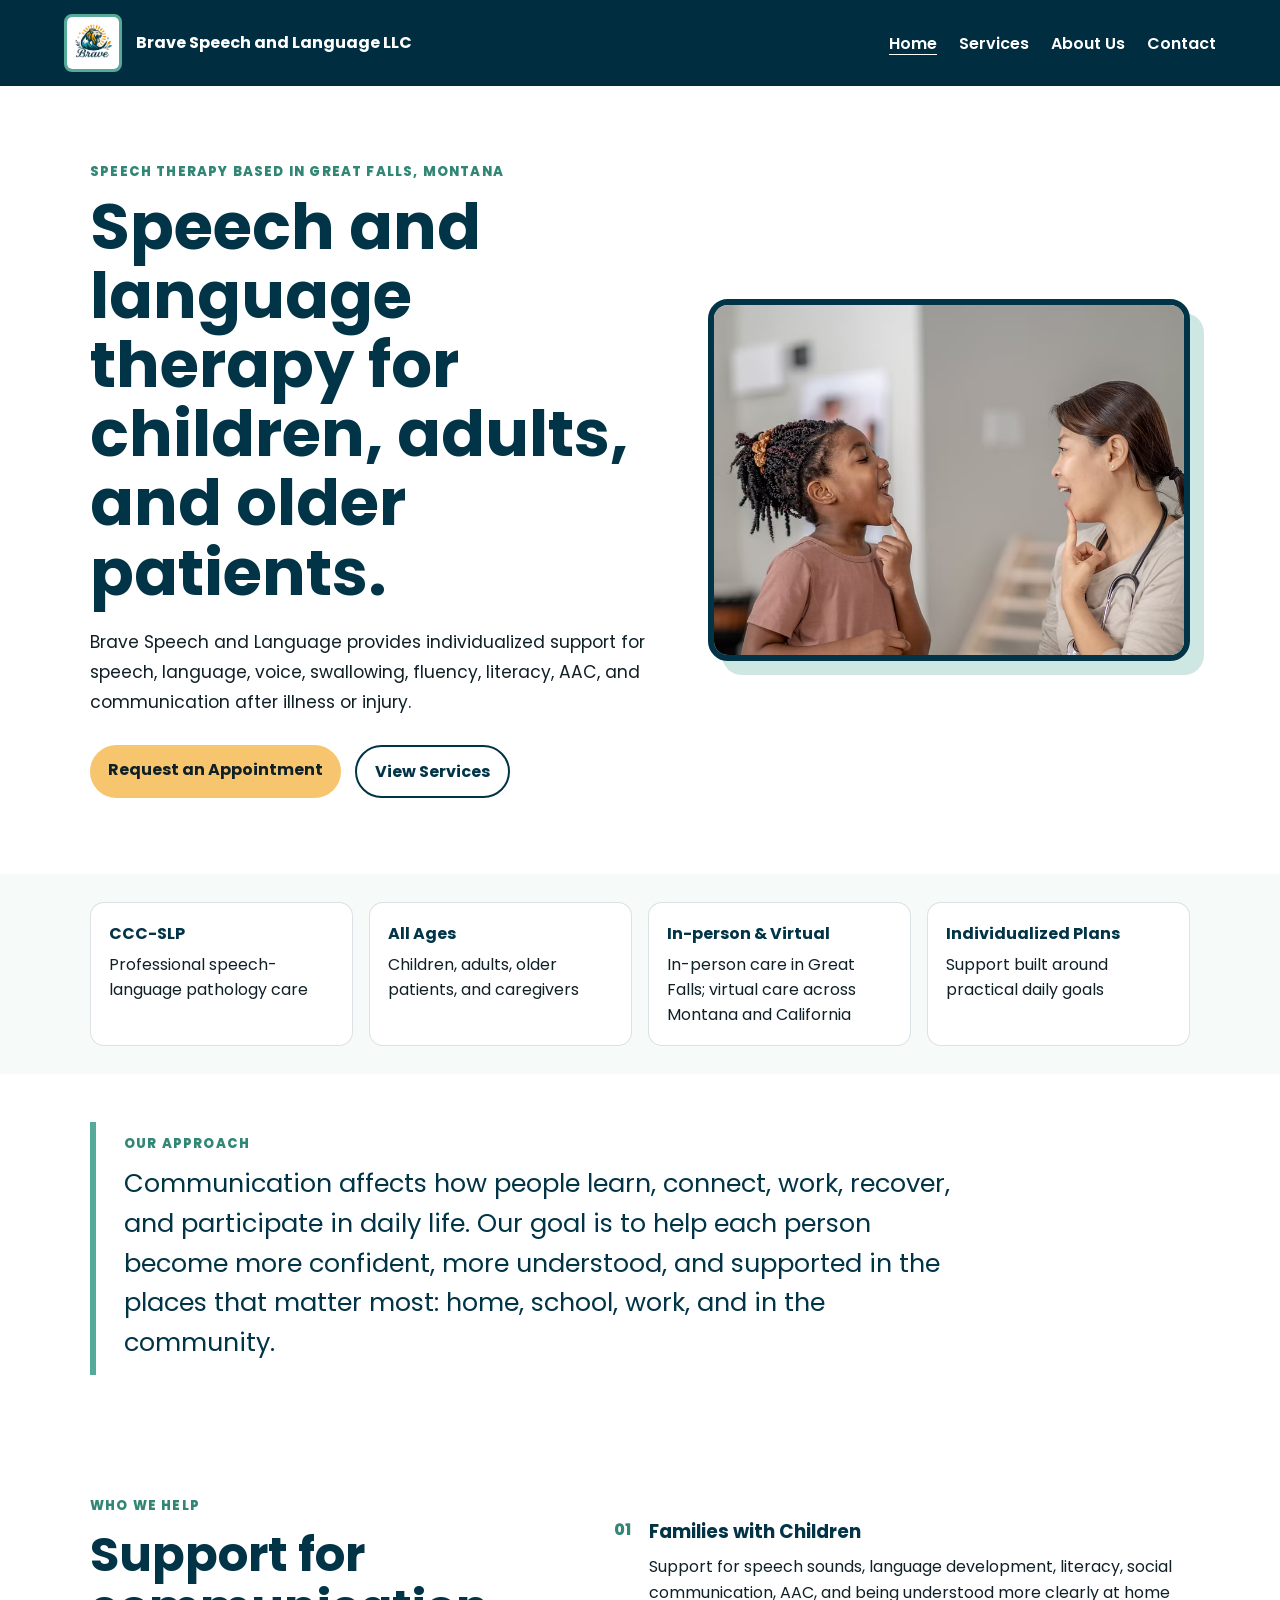
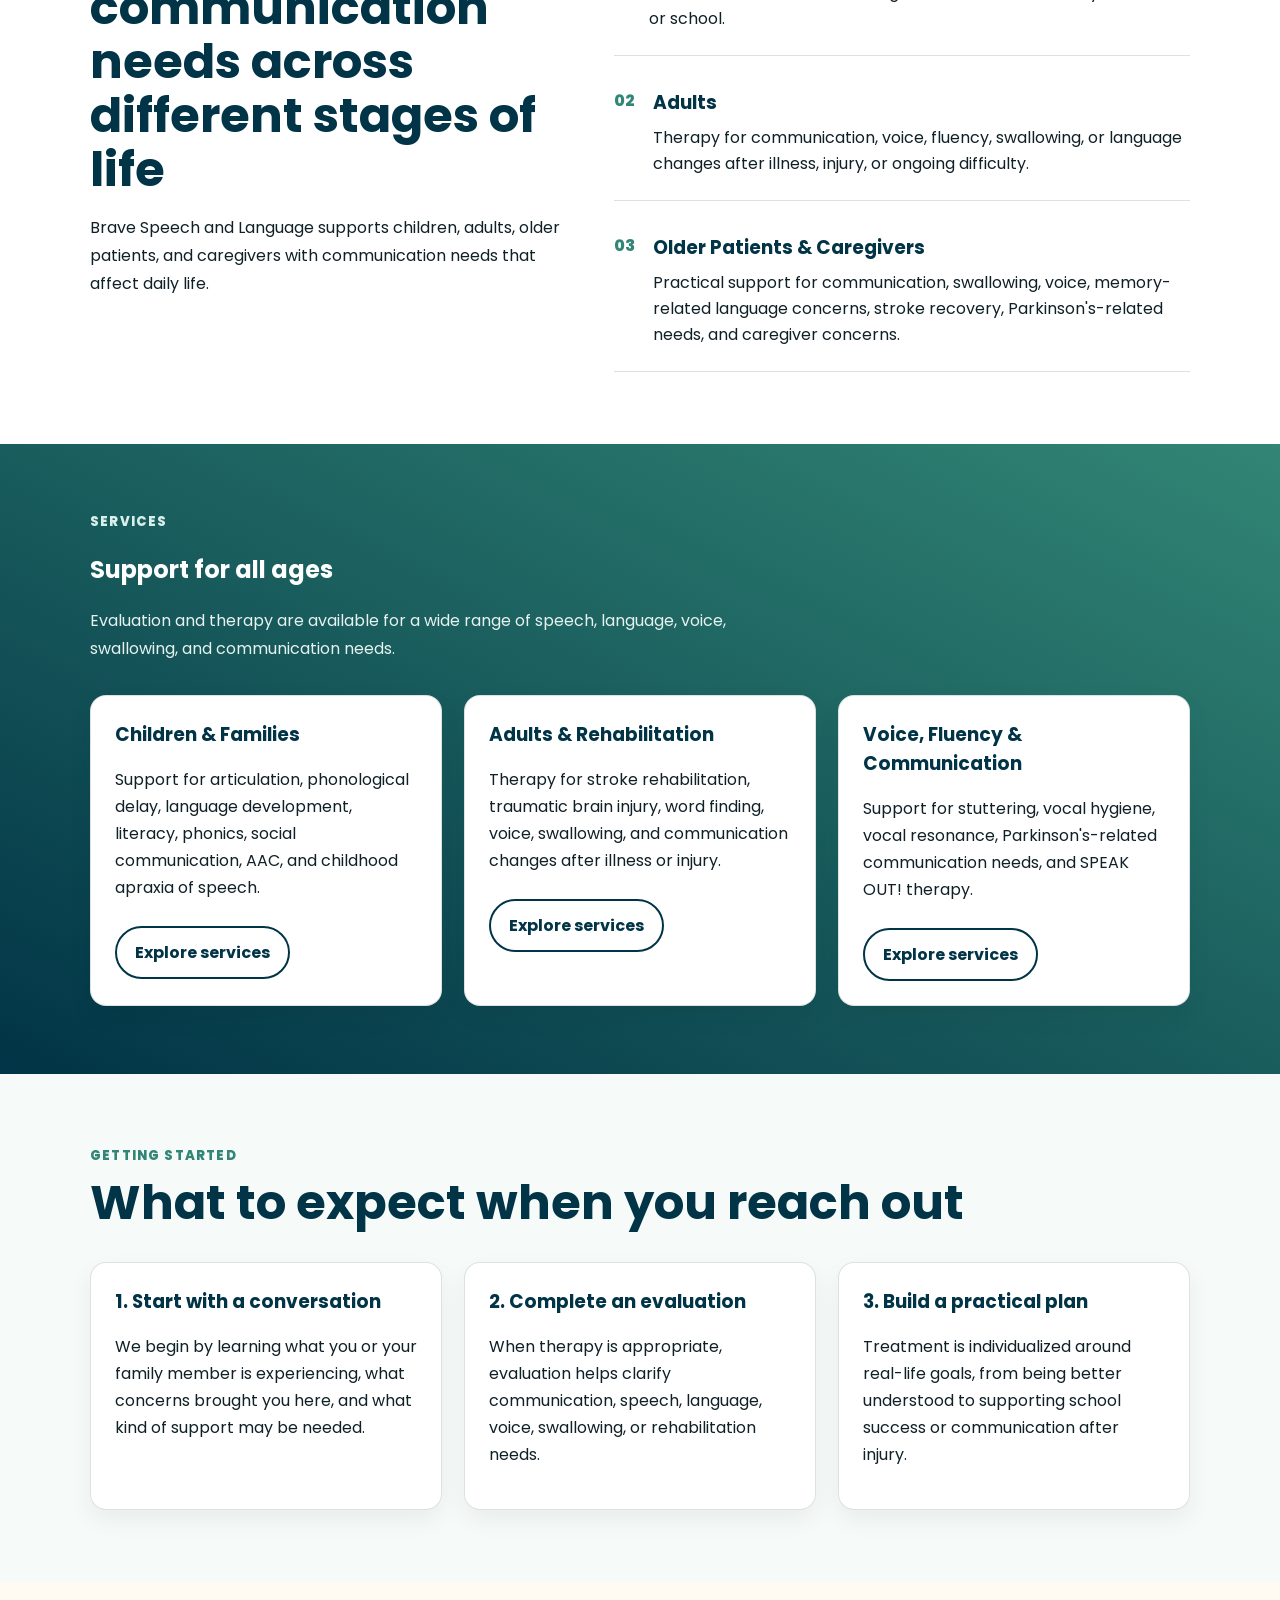
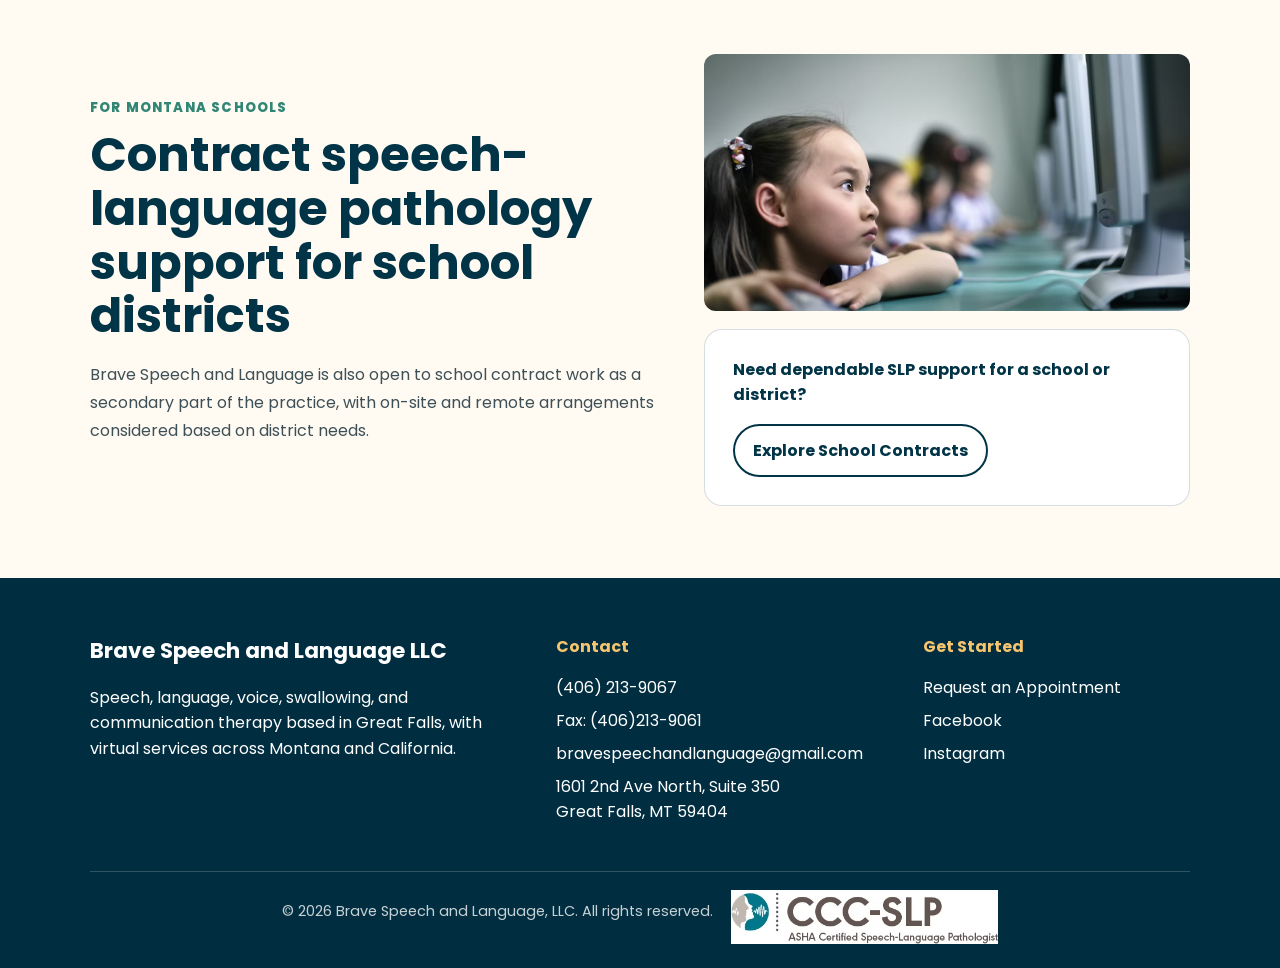
<file: index.html>
<!DOCTYPE html>
<html lang="en">
<head>
    <meta charset="UTF-8">
    <meta name="viewport" content="width=device-width, initial-scale=1.0">
    <meta name="description" content="Brave Speech and Language provides speech, language, voice, swallowing, and communication therapy in Great Falls, Montana, with virtual services available across Montana and California.">
    <title>Brave Speech and Language | Great Falls, MT</title>
    <link rel="preconnect" href="https://fonts.googleapis.com">
    <link rel="preconnect" href="https://fonts.gstatic.com" crossorigin>
    <link href="https://fonts.googleapis.com/css2?family=Poppins:wght@400;500;600;700;800&display=swap" rel="stylesheet">
    <link rel="stylesheet" href="css/global.css">
</head>
<body>
    <header>
        <nav class="navbar" aria-label="Primary navigation">
            <a href="index.html" class="brand">
                <img src="imageFolder/BraveSpeechLogov2SaturatedWhite.jpg" alt="Brave Speech and Language logo" class="logo">
                <span>Brave Speech and Language LLC</span>
            </a>
            <input type="checkbox" id="menu-checkbox">
            <label aria-label="Open navigation menu" class="hamburger-menu" for="menu-checkbox">
                <span class="menu-icon"></span><span class="menu-icon"></span><span class="menu-icon"></span>
            </label>
            <ul class="nav-links">
                <li><a href="index.html" aria-current="page">Home</a></li>
                <li><a href="services.html">Services</a></li>
                <li><a href="about.html">About Us</a></li>
                <li><a href="contact.html">Contact</a></li>
            </ul>
        </nav>
    </header>

    <main>
        <section class="hero">
            <div class="section-inner hero-grid">
                <div class="hero-copy">
                    <p class="eyebrow">Speech Therapy Based in Great Falls, Montana</p>
                    <h1>Speech and language therapy for children, adults, and older patients.</h1>
                    <p>Brave Speech and Language provides individualized support for speech, language, voice, swallowing, fluency, literacy, AAC, and communication after illness or injury.</p>
                    <div class="hero-actions">
                        <a class="primary-button" href="https://app.pteverywhere.com/s/bravespeechandlanguage/register" target="_blank" rel="noopener noreferrer">Request an Appointment</a>
                        <a class="secondary-button" href="services.html">View Services</a>
                    </div>
                </div>
                <img src="imageFolder/SpeechTherapy2.avif" alt="Speech therapy session" class="hero-image">
            </div>
        </section>

        <section class="trust-strip">
            <div class="section-inner trust-grid">
                <article><strong>CCC-SLP</strong><span>Professional speech-language pathology care</span></article>
                <article><strong>All Ages</strong><span>Children, adults, older patients, and caregivers</span></article>
                <article><strong>In-person & Virtual</strong><span>In-person care in Great Falls; virtual care across Montana and California</span></article>
                <article><strong>Individualized Plans</strong><span>Support built around practical daily goals</span></article>
            </div>
        </section>

        <section class="mission-strip">
            <div class="section-inner mission-strip-inner">
                <p class="eyebrow">Our Approach</p>
                <p>Communication affects how people learn, connect, work, recover, and participate in daily life. Our goal is to help each person become more confident, more understood, and supported in the places that matter most: home, school, work, and in the community.</p>
            </div>
        </section>

        <section class="who-section">
            <div class="section-inner who-layout">
                <div class="who-heading">
                    <p class="eyebrow">Who We Help</p>
                    <h2>Support for communication needs across different stages of life</h2>
                    <p>Brave Speech and Language supports children, adults, older patients, and caregivers with communication needs that affect daily life.</p>
                </div>
                <div class="who-list">
                    <article><span>01</span><div><h3>Families with Children</h3><p>Support for speech sounds, language development, literacy, social communication, AAC, and being understood more clearly at home or school.</p></div></article>
                    <article><span>02</span><div><h3>Adults</h3><p>Therapy for communication, voice, fluency, swallowing, or language changes after illness, injury, or ongoing difficulty.</p></div></article>
                    <article><span>03</span><div><h3>Older Patients & Caregivers</h3><p>Practical support for communication, swallowing, voice, memory-related language concerns, stroke recovery, Parkinson's-related needs, and caregiver concerns.</p></div></article>
                </div>
            </div>
        </section>

        <section class="services-section">
            <div class="section-inner">
                <p class="eyebrow">Services</p>
                <h2>Support for all ages</h2>
                <p class="section-intro">Evaluation and therapy are available for a wide range of speech, language, voice, swallowing, and communication needs.</p>
                <div class="service-grid">
                    <article class="service-card"><h3>Children & Families</h3><p>Support for articulation, phonological delay, language development, literacy, phonics, social communication, AAC, and childhood apraxia of speech.</p><a class="secondary-button" href="services.html#children">Explore services</a></article>
                    <article class="service-card"><h3>Adults & Rehabilitation</h3><p>Therapy for stroke rehabilitation, traumatic brain injury, word finding, voice, swallowing, and communication changes after illness or injury.</p><a class="secondary-button" href="services.html#adults">Explore services</a></article>
                    <article class="service-card"><h3>Voice, Fluency & Communication</h3><p>Support for stuttering, vocal hygiene, vocal resonance, Parkinson's-related communication needs, and SPEAK OUT! therapy.</p><a class="secondary-button" href="services.html#voice">Explore services</a></article>
                </div>
            </div>
        </section>

        <section class="process-section">
            <div class="section-inner">
                <p class="eyebrow">Getting Started</p>
                <h2 class="section-heading">What to expect when you reach out</h2>
                <div class="process-grid">
                    <article class="process-card"><h3>1. Start with a conversation</h3><p>We begin by learning what you or your family member is experiencing, what concerns brought you here, and what kind of support may be needed.</p></article>
                    <article class="process-card"><h3>2. Complete an evaluation</h3><p>When therapy is appropriate, evaluation helps clarify communication, speech, language, voice, swallowing, or rehabilitation needs.</p></article>
                    <article class="process-card"><h3>3. Build a practical plan</h3><p>Treatment is individualized around real-life goals, from being better understood to supporting school success or communication after injury.</p></article>
                </div>
            </div>
        </section>

        <section class="school-highlight">
            <div class="section-inner school-highlight-grid">
                <div>
                    <p class="eyebrow">For Montana Schools</p>
                    <h2 class="section-heading">Contract speech-language pathology support for school districts</h2>
                    <p class="section-intro">Brave Speech and Language is also open to school contract work as a secondary part of the practice, with on-site and remote arrangements considered based on district needs.</p>
                </div>
                <div>
                    <img src="imageFolder/GirlAtComputer.avif" alt="Speech therapy in a school setting" class="school-highlight-image">
                    <div class="school-highlight-action">
                        <p>Need dependable SLP support for a school or district?</p>
                        <a class="secondary-button" href="services.html#schools">Explore School Contracts</a>
                    </div>
                </div>
                </div>
            </div>
        </section>
    <!---
        <section class="contact-cta">
            <div class="section-inner contact-panel">
                <div class="contact-copy">
                    <p class="eyebrow">Contact</p>
                    <h2>Ready to ask about therapy?</h2>
                    <p>Reach out to request an appointment, ask about services, or find out whether Brave Speech and Language may be a good fit for you or your family member.</p>
                </div>
                <div class="contact-details">
                    <p><strong>Phone</strong><br><a href="tel:4062139067">(406) 213-9067</a></p>
                    <p><strong>Email</strong><br><a href="mailto:bravespeechandlanguage@gmail.com">bravespeechandlanguage@gmail.com</a></p>
                    <p><strong>Address</strong><br>1601 2nd Ave North, Suite 350<br>Great Falls, MT 59404</p>
                    <a class="primary-button" href="https://app.pteverywhere.com/s/bravespeechandlanguage/register" target="_blank" rel="noopener noreferrer">Request an Appointment</a>
                </div>
            </div>
        </section>
    -->
    </main>

    <footer class="site-footer">
        <div class="section-inner footer-grid">
            <div><h2>Brave Speech and Language LLC</h2><p>Speech, language, voice, swallowing, and communication therapy based in Great Falls, with virtual services across Montana and California.</p></div>
            <div><h3>Contact</h3><a href="tel:4062139067">(406) 213-9067</a><a href="fax:4062139061">Fax: (406)213-9061</a><a href="mailto:bravespeechandlanguage@gmail.com">bravespeechandlanguage@gmail.com</a><p>1601 2nd Ave North, Suite 350<br>Great Falls, MT 59404</p></div>
            <div><h3>Get Started</h3><a href="https://app.pteverywhere.com/s/bravespeechandlanguage/register" target="_blank" rel="noopener noreferrer">Request an Appointment</a><a href="https://www.facebook.com/BraveSpeechandLanguage" target="_blank" rel="noopener noreferrer">Facebook</a><a href="https://www.instagram.com/brave_speech/" target="_blank" rel="noopener noreferrer">Instagram</a></div>
        </div>
        <div class="section-inner footer-bottom"><p>&copy; 2026 Brave Speech and Language, LLC. All rights reserved.</p><img src="imageFolder/ASHAcert.avif" alt="ASHA certification mark" class="footer-logo"></div>
    </footer>
</body>
</html>
</file>
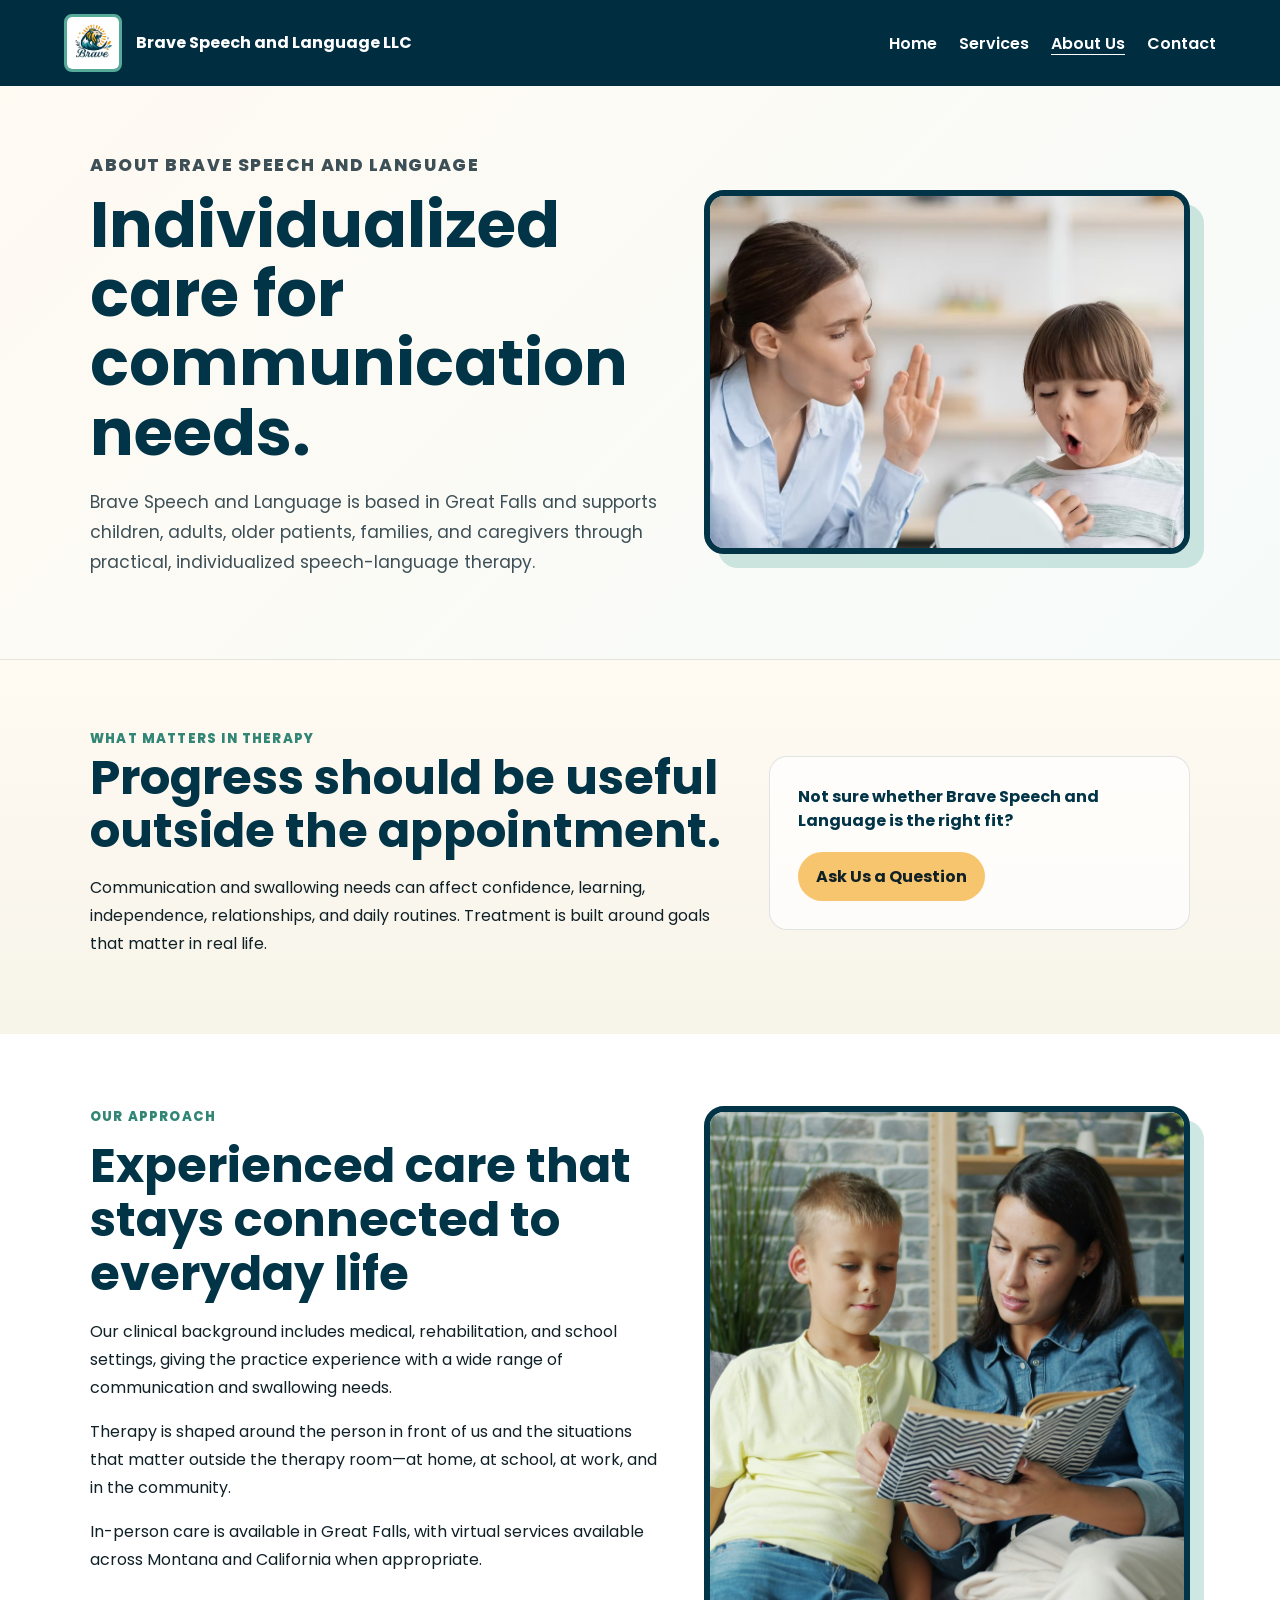
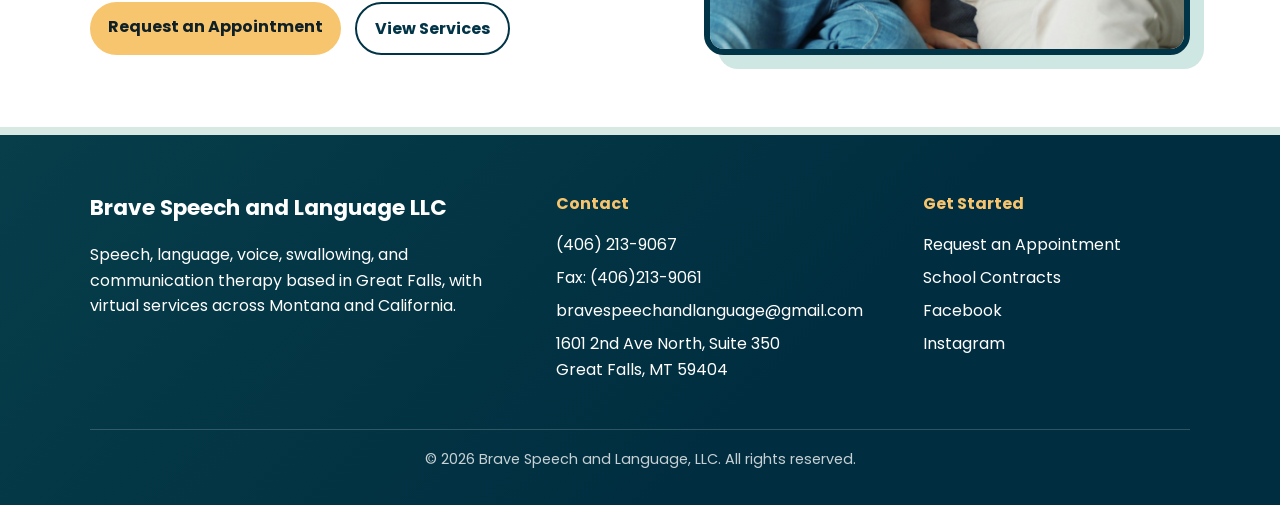
<file: about.html>
<!DOCTYPE html>
<html lang="en">
<head>
    <meta charset="UTF-8">
    <meta name="viewport" content="width=device-width, initial-scale=1.0">
    <meta name="description" content="Learn about Brave Speech and Language, a Great Falls-based speech-language pathology practice serving patients in person and through virtual care across Montana and California.">
    <title>About | Brave Speech and Language</title>
    <link rel="preconnect" href="https://fonts.googleapis.com">
    <link rel="preconnect" href="https://fonts.gstatic.com" crossorigin>
    <link href="https://fonts.googleapis.com/css2?family=Poppins:wght@400;500;600;700;800&display=swap" rel="stylesheet">
    <link rel="stylesheet" href="css/global.css">
</head>
<body>
    <header>
        <nav class="navbar" aria-label="Primary navigation">
            <a href="index.html" class="brand"><img src="imageFolder/BraveSpeechLogov2SaturatedWhite.jpg" alt="Brave Speech and Language logo" class="logo"><span>Brave Speech and Language LLC</span></a>
            <input type="checkbox" id="menu-checkbox">
            <label aria-label="Open navigation menu" class="hamburger-menu" for="menu-checkbox"><span class="menu-icon"></span><span class="menu-icon"></span><span class="menu-icon"></span></label>
            <ul class="nav-links"><li><a href="index.html">Home</a></li><li><a href="services.html">Services</a></li><li><a href="about.html" aria-current="page">About Us</a></li><li><a href="contact.html">Contact</a></li></ul>
        </nav>
    </header>

    <main>
        <section class="page-hero warm-page-hero">
            <div class="section-inner about-hero-grid">
                <div>
                    <p class="eyebrow">About Brave Speech and Language</p>
                    <h1>Individualized care for communication needs.</h1>
                    <p>Brave Speech and Language is based in Great Falls and supports children, adults, older patients, families, and caregivers through practical, individualized speech-language therapy.</p>
                </div>
                <img src="imageFolder\SoundingItOut.avif" alt="Speech-language therapy session" class="hero-image">
            </div>
        </section>
        <section class="about-closing">
            <div class="section-inner about-closing-grid">
                <div>
                    <p class="eyebrow">What matters in therapy</p>
                    <h2>Progress should be useful outside the appointment.</h2>
                    <p>Communication and swallowing needs can affect confidence, learning, independence, relationships, and daily routines. Treatment is built around goals that matter in real life.</p>
                </div>
                <div class="about-closing-action">
                    <p>Not sure whether Brave Speech and Language is the right fit?</p>
                    <a class="primary-button" href="contact.html">Ask Us a Question</a>
                </div>
            </div>
        </section>
        <section>
            <div class="section-inner about-story-grid">
                <div class="about-copy">
                    <p class="eyebrow">Our Approach</p>
                    <h2>Experienced care that stays connected to everyday life</h2>
                    <p>Our clinical background includes medical, rehabilitation, and school settings, giving the practice experience with a wide range of communication and swallowing needs.</p>
                    <p>Therapy is shaped around the person in front of us and the situations that matter outside the therapy room—at home, at school, at work, and in the community.</p>
                    <p>In-person care is available in Great Falls, with virtual services available across Montana and California when appropriate.</p>
                    <div class="page-actions"><a class="primary-button" href="https://app.pteverywhere.com/s/bravespeechandlanguage/register" target="_blank" rel="noopener noreferrer">Request an Appointment</a><a class="secondary-button" href="services.html">View Services</a></div>
                </div>
                <img src="imageFolder/Reading.jpg" alt="Speech-language therapy session" class="hero-image">
            </div>
        </section>
    </main>

    <footer class="site-footer">
        <div class="section-inner footer-grid">
            <div><h2>Brave Speech and Language LLC</h2><p>Speech, language, voice, swallowing, and communication therapy based in Great Falls, with virtual services across Montana and California.</p></div>
            <div><h3>Contact</h3><a href="tel:4062139067">(406) 213-9067</a><a href="fax:4062139061">Fax: (406)213-9061</a><a href="mailto:bravespeechandlanguage@gmail.com">bravespeechandlanguage@gmail.com</a><p>1601 2nd Ave North, Suite 350<br>Great Falls, MT 59404</p></div>
            <div><h3>Get Started</h3><a href="https://app.pteverywhere.com/s/bravespeechandlanguage/register" target="_blank" rel="noopener noreferrer">Request an Appointment</a><a href="services.html#schools">School Contracts</a><a href="https://www.facebook.com/BraveSpeechandLanguage" target="_blank" rel="noopener noreferrer">Facebook</a><a href="https://www.instagram.com/brave_speech/" target="_blank" rel="noopener noreferrer">Instagram</a></div>
        </div>
        <div class="section-inner footer-bottom"><p>&copy; 2026 Brave Speech and Language, LLC. All rights reserved.</p></div>
    </footer>
</body>
</html>
</file>
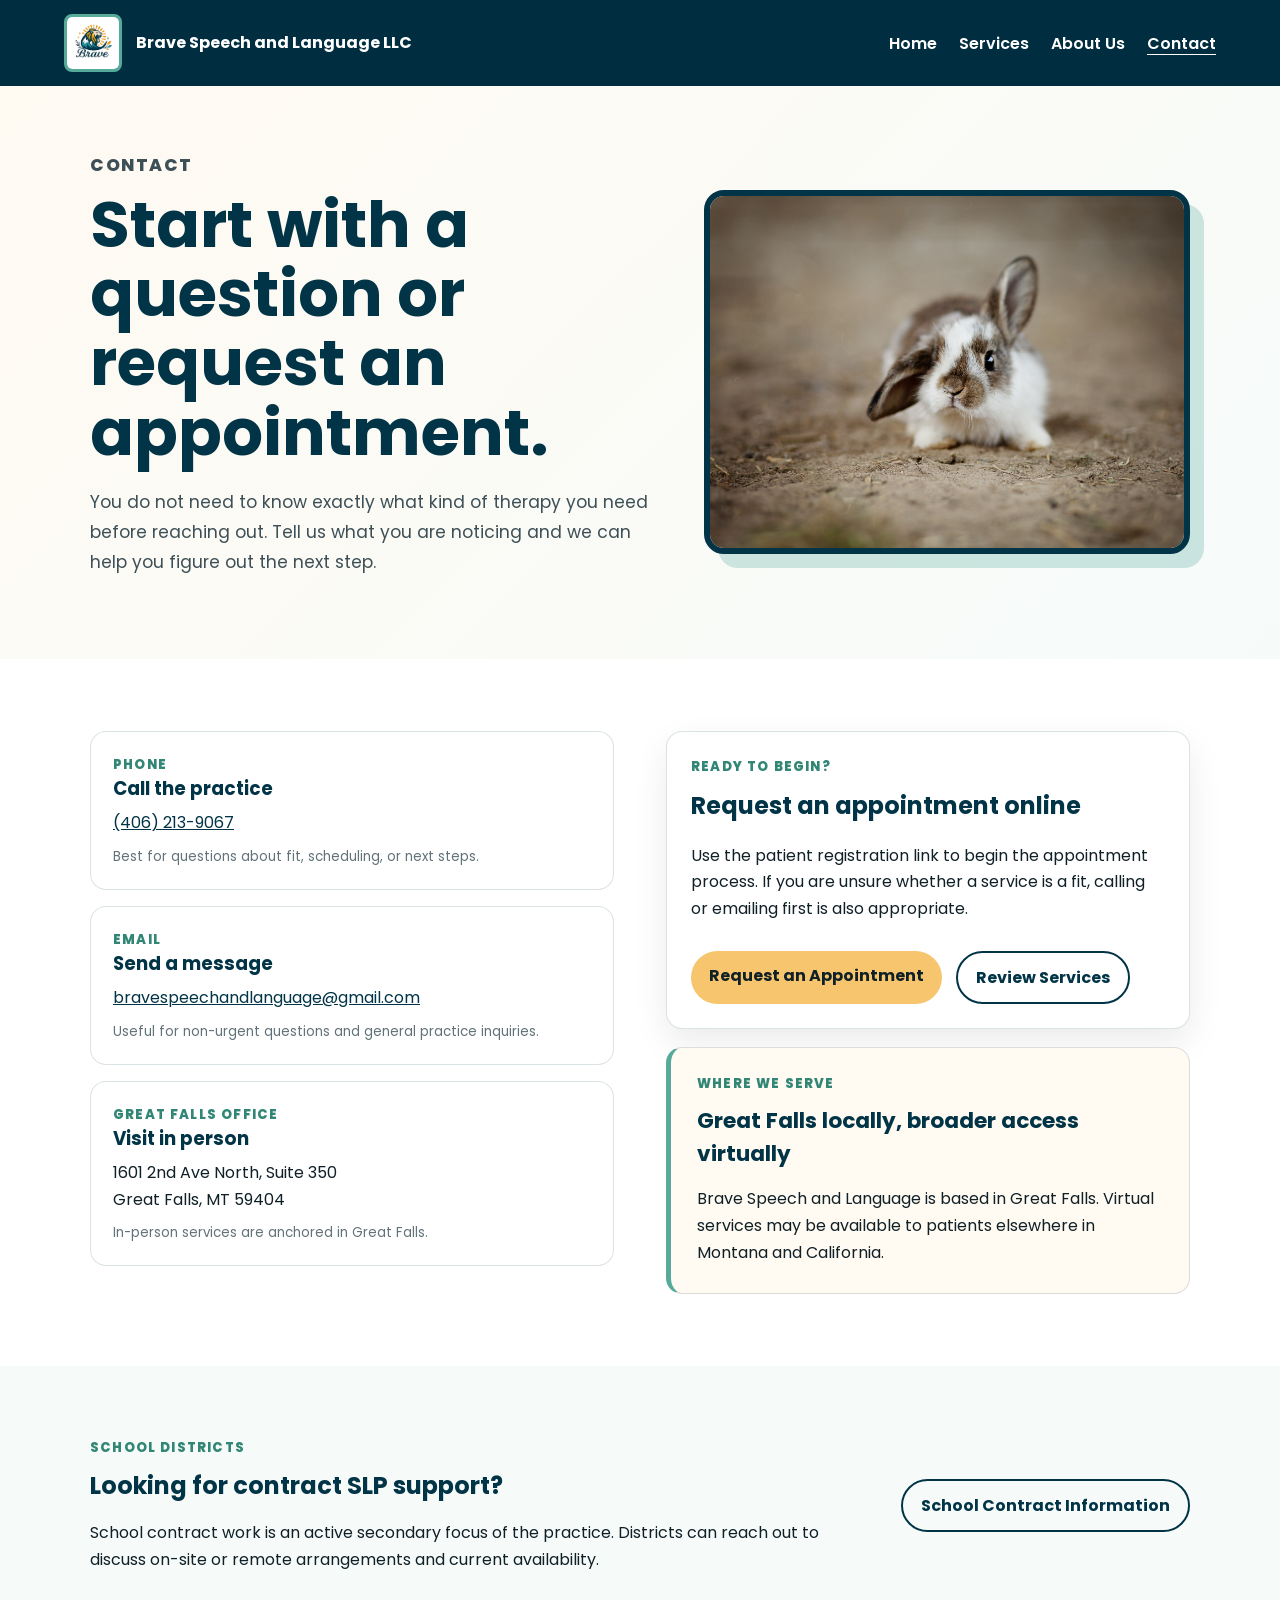
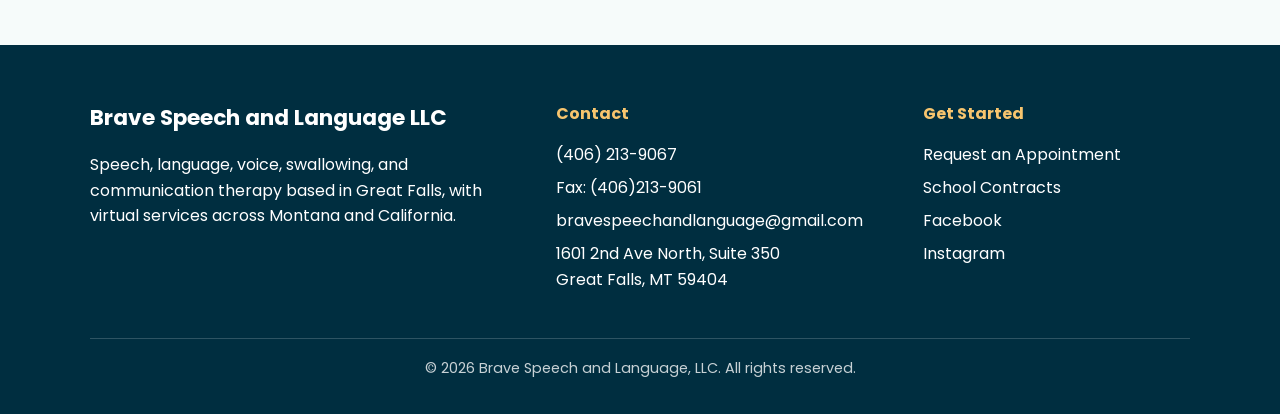
<file: contact.html>
<!DOCTYPE html>
<html lang="en">
<head>
    <meta charset="UTF-8">
    <meta name="viewport" content="width=device-width, initial-scale=1.0">
    <meta name="description" content="Contact Brave Speech and Language in Great Falls, Montana for in-person speech therapy, virtual services across Montana and California, or school contract inquiries.">
    <title>Contact | Brave Speech and Language</title>
    <link rel="preconnect" href="https://fonts.googleapis.com">
    <link rel="preconnect" href="https://fonts.gstatic.com" crossorigin>
    <link href="https://fonts.googleapis.com/css2?family=Poppins:wght@400;500;600;700;800&display=swap" rel="stylesheet">
    <link rel="stylesheet" href="css/global.css">
</head>
<body>
    <header>
        <nav class="navbar" aria-label="Primary navigation">
            <a href="index.html" class="brand"><img src="imageFolder/BraveSpeechLogov2SaturatedWhite.jpg" alt="Brave Speech and Language logo" class="logo"><span>Brave Speech and Language LLC</span></a>
            <input type="checkbox" id="menu-checkbox">
            <label aria-label="Open navigation menu" class="hamburger-menu" for="menu-checkbox"><span class="menu-icon"></span><span class="menu-icon"></span><span class="menu-icon"></span></label>
            <ul class="nav-links"><li><a href="index.html">Home</a></li><li><a href="services.html">Services</a></li><li><a href="about.html">About Us</a></li><li><a href="contact.html" aria-current="page">Contact</a></li></ul>
        </nav>
    </header>

    <main>
        <section class="page-hero warm-page-hero">
            <div class="section-inner contact-hero-grid">
                <div>
                    <p class="eyebrow">Contact</p>
                    <h1>Start with a question or request an appointment.</h1>
                    <p>You do not need to know exactly what kind of therapy you need before reaching out. Tell us what you are noticing and we can help you figure out the next step.</p>
                </div>
                <img src="imageFolder/404Rabbit.jpg" alt="Speech-language therapy session" class="hero-image">
            </div>
        </section>

        <section>
            <div class="section-inner contact-grid">
                <div class="contact-methods">
                    <article class="contact-method"><p class="eyebrow">Phone</p><h2>Call the practice</h2><p><a href="tel:4062139067">(406) 213-9067</a></p><small>Best for questions about fit, scheduling, or next steps.</small></article>
                    <article class="contact-method"><p class="eyebrow">Email</p><h2>Send a message</h2><p><a href="mailto:bravespeechandlanguage@gmail.com">bravespeechandlanguage@gmail.com</a></p><small>Useful for non-urgent questions and general practice inquiries.</small></article>
                    <article class="contact-method"><p class="eyebrow">Great Falls Office</p><h2>Visit in person</h2><p>1601 2nd Ave North, Suite 350<br>Great Falls, MT 59404</p><small>In-person services are anchored in Great Falls.</small></article>
                </div>
                <div class="contact-side-stack">
                    <div class="info-card appointment-card">
                        <p class="eyebrow">Ready to begin?</p>
                        <h2>Request an appointment online</h2>
                        <p>Use the patient registration link to begin the appointment process. If you are unsure whether a service is a fit, calling or emailing first is also appropriate.</p>
                        <div class="page-actions"><a class="primary-button" href="https://app.pteverywhere.com/s/bravespeechandlanguage/register" target="_blank" rel="noopener noreferrer">Request an Appointment</a><a class="secondary-button" href="services.html">Review Services</a></div>
                    </div>
                    <div class="service-area-card">
                        <p class="eyebrow">Where We Serve</p>
                        <h2>Great Falls locally, broader access virtually</h2>
                        <p>Brave Speech and Language is based in Great Falls. Virtual services may be available to patients elsewhere in Montana and California.</p>
                    </div>
                </div>
            </div>
        </section>

        <section class="soft-section">
            <div class="section-inner school-contact-strip">
                <div><p class="eyebrow">School Districts</p><h2>Looking for contract SLP support?</h2><p>School contract work is an active secondary focus of the practice. Districts can reach out to discuss on-site or remote arrangements and current availability.</p></div>
                <a class="secondary-button" href="services.html#schools">School Contract Information</a>
            </div>
        </section>
    </main>

    <footer class="site-footer">
        <div class="section-inner footer-grid">
            <div><h2>Brave Speech and Language LLC</h2><p>Speech, language, voice, swallowing, and communication therapy based in Great Falls, with virtual services across Montana and California.</p></div>
            <div><h3>Contact</h3><a href="tel:4062139067">(406) 213-9067</a><a href="fax:4062139061">Fax: (406)213-9061</a><a href="mailto:bravespeechandlanguage@gmail.com">bravespeechandlanguage@gmail.com</a><p>1601 2nd Ave North, Suite 350<br>Great Falls, MT 59404</p></div>
            <div><h3>Get Started</h3><a href="https://app.pteverywhere.com/s/bravespeechandlanguage/register" target="_blank" rel="noopener noreferrer">Request an Appointment</a><a href="services.html#schools">School Contracts</a><a href="https://www.facebook.com/BraveSpeechandLanguage" target="_blank" rel="noopener noreferrer">Facebook</a><a href="https://www.instagram.com/brave_speech/" target="_blank" rel="noopener noreferrer">Instagram</a></div>
        </div>
        <div class="section-inner footer-bottom"><p>&copy; 2026 Brave Speech and Language, LLC. All rights reserved.</p></div>
    </footer>
</body>
</html>
</file>
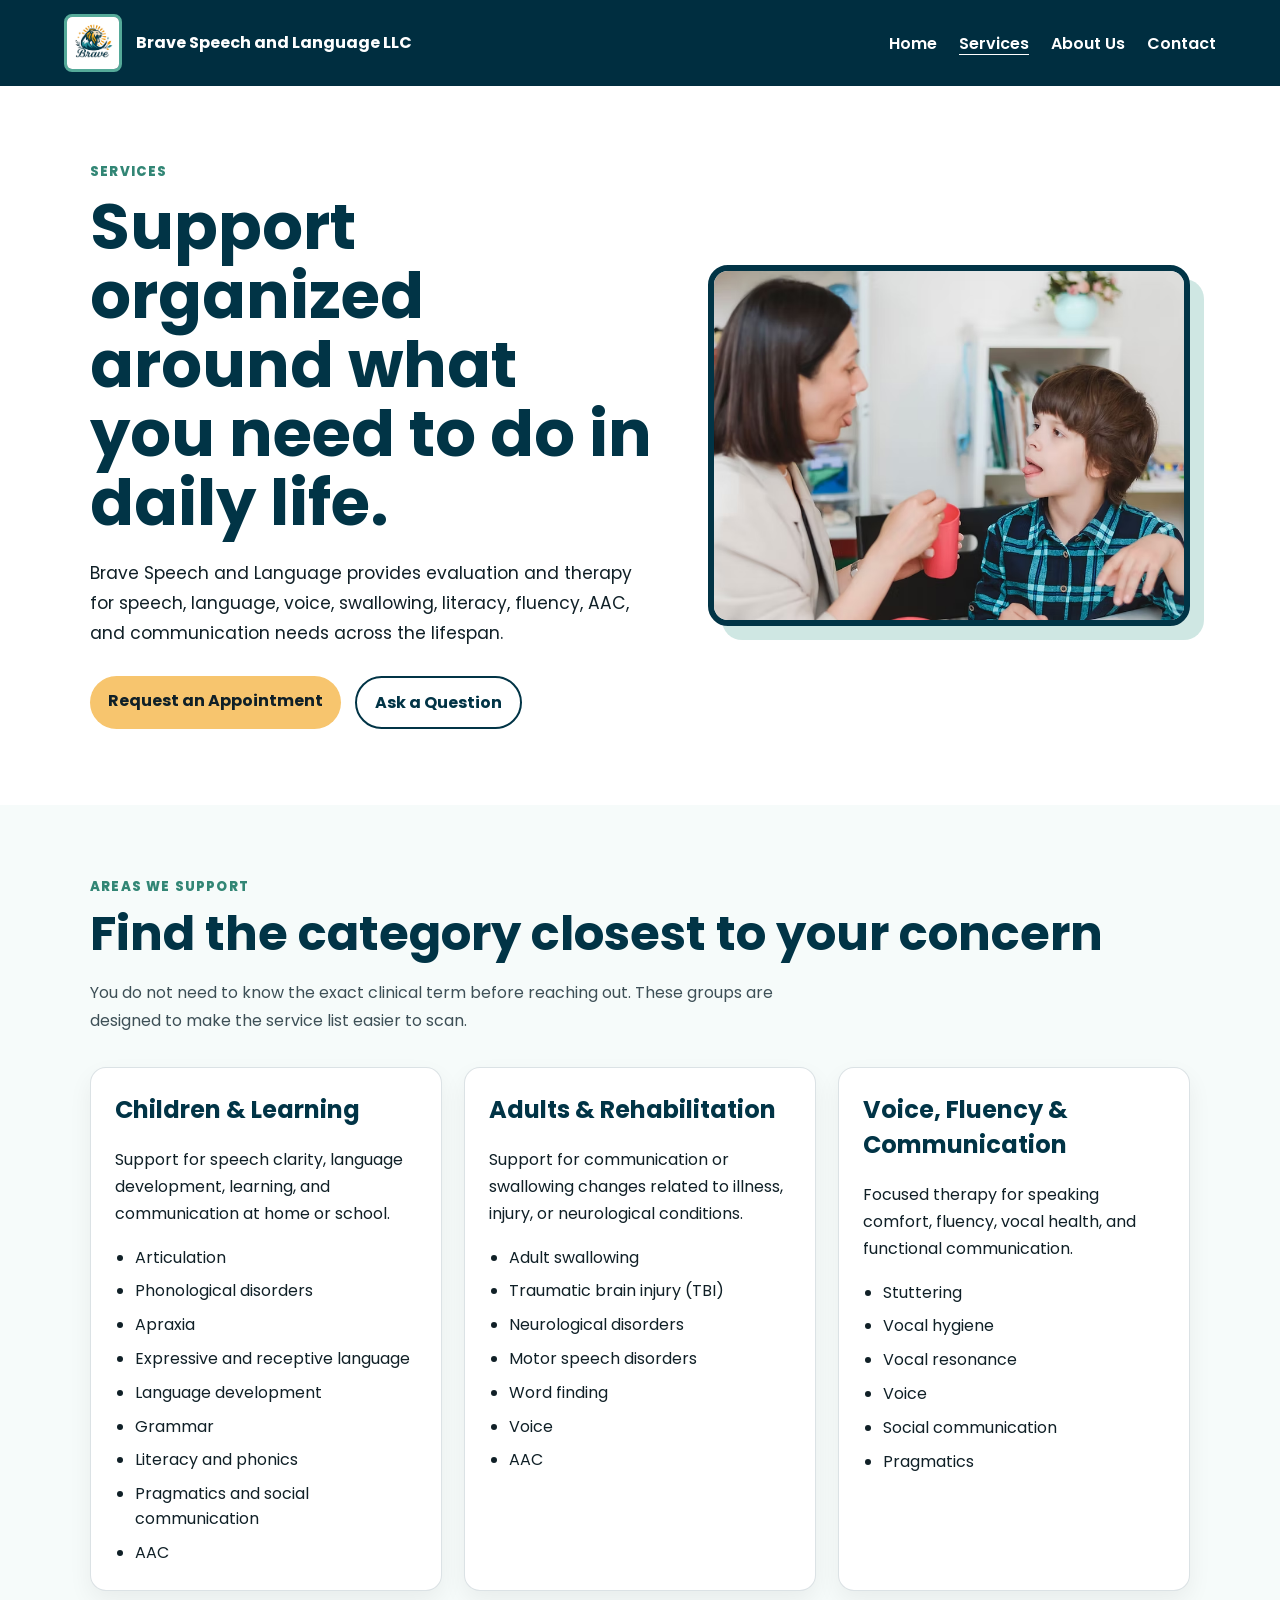
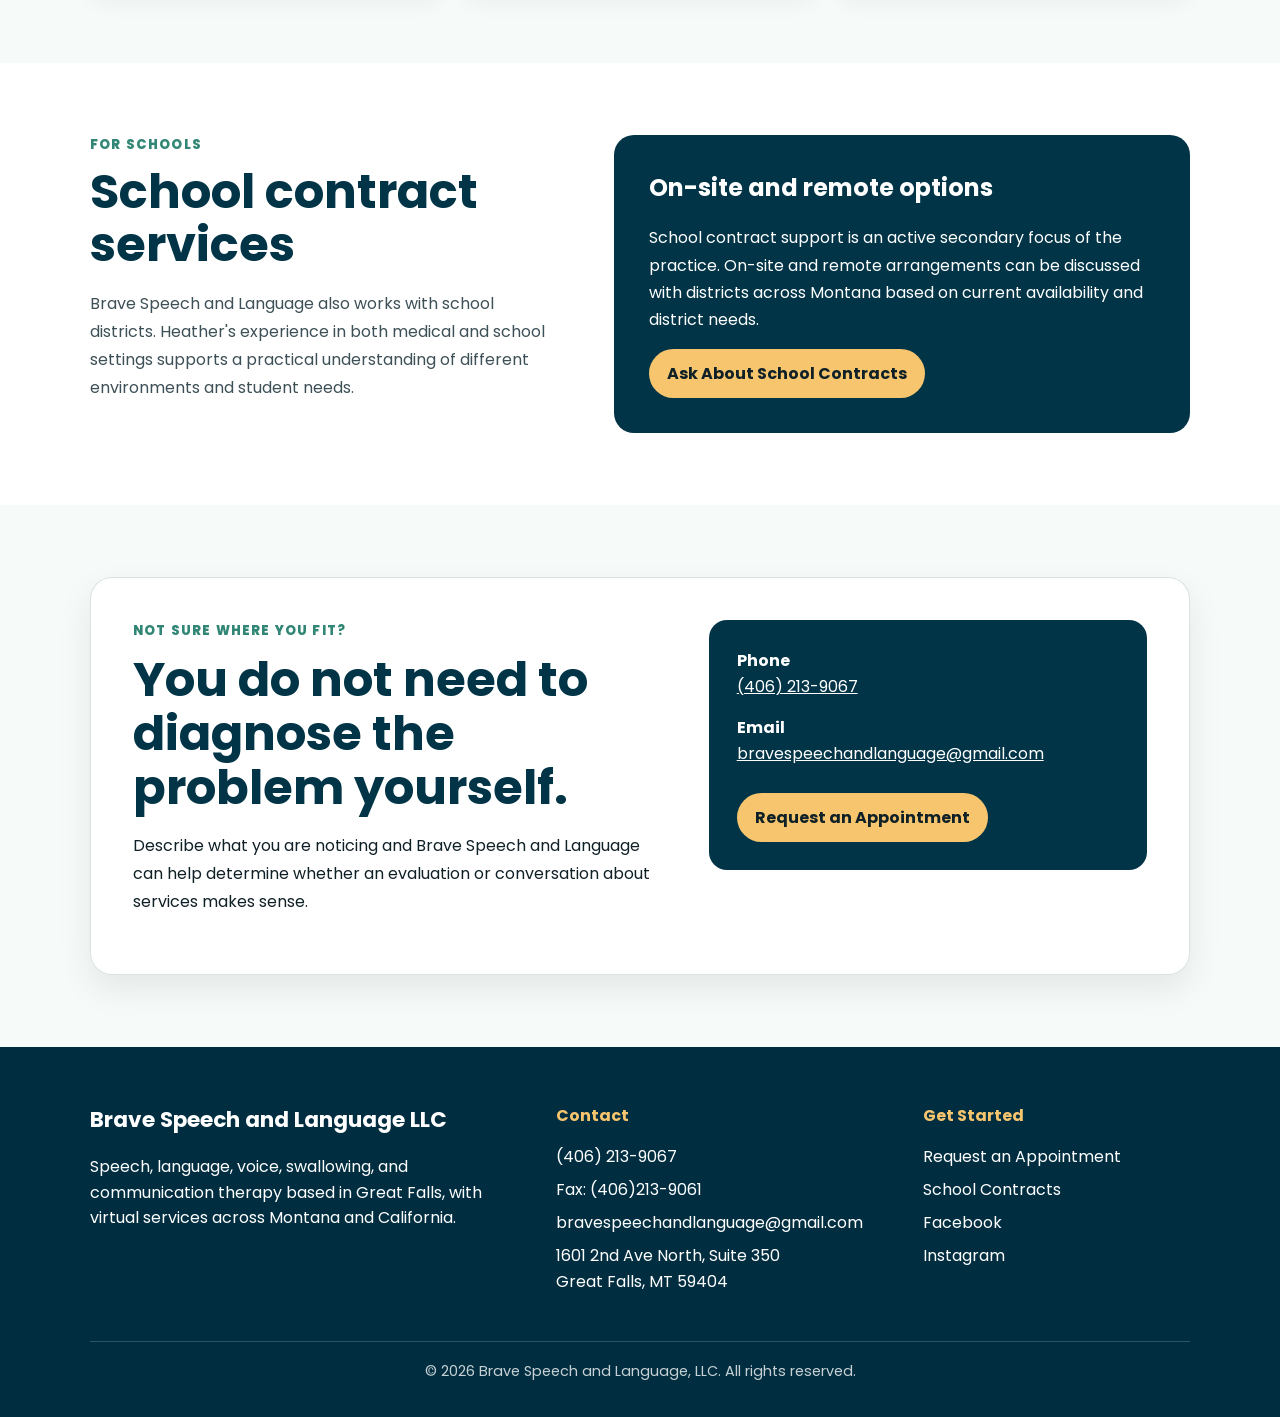
<file: services.html>
<!DOCTYPE html>
<html lang="en">
<head>
    <meta charset="UTF-8">
    <meta name="viewport" content="width=device-width, initial-scale=1.0">
    <meta name="description" content="Explore speech, language, voice, swallowing, AAC, literacy, fluency, and rehabilitation services from Brave Speech and Language.">
    <title>Services | Brave Speech and Language</title>
    <link rel="preconnect" href="https://fonts.googleapis.com">
    <link rel="preconnect" href="https://fonts.gstatic.com" crossorigin>
    <link href="https://fonts.googleapis.com/css2?family=Poppins:wght@400;500;600;700;800&display=swap" rel="stylesheet">
    <link rel="stylesheet" href="css/global.css">
</head>
<body>
    <header>
        <nav class="navbar" aria-label="Primary navigation">
            <a href="index.html" class="brand"><img src="imageFolder/BraveSpeechLogov2SaturatedWhite.jpg" alt="Brave Speech and Language logo" class="logo"><span>Brave Speech and Language LLC</span></a>
            <input type="checkbox" id="menu-checkbox">
            <label aria-label="Open navigation menu" class="hamburger-menu" for="menu-checkbox"><span class="menu-icon"></span><span class="menu-icon"></span><span class="menu-icon"></span></label>
            <ul class="nav-links"><li><a href="index.html">Home</a></li><li><a href="services.html" aria-current="page">Services</a></li><li><a href="about.html">About Us</a></li><li><a href="contact.html">Contact</a></li></ul>
        </nav>
    </header>

    <main>
        <section class="hero">
            <div class="section-inner hero-grid">
                <div class="hero-copy">
                    <p class="eyebrow">Services</p>
                    <h1>Support organized around what you need to do in daily life.</h1>
                    <p>Brave Speech and Language provides evaluation and therapy for speech, language, voice, swallowing, literacy, fluency, AAC, and communication needs across the lifespan.</p>
                    <div class="hero-actions"><a class="primary-button" href="https://app.pteverywhere.com/s/bravespeechandlanguage/register" target="_blank" rel="noopener noreferrer">Request an Appointment</a><a class="secondary-button" href="contact.html">Ask a Question</a></div>
                </div>
                <img src="imageFolder/Swallowing.avif" alt="Speech-language therapy session" class="hero-image">
            </div>
        </section>

        <section class="soft-section">
            <div class="section-inner">
                <p class="eyebrow">Areas We Support</p>
                <h2 class="section-heading">Find the category closest to your concern</h2>
                <p class="section-intro">You do not need to know the exact clinical term before reaching out. These groups are designed to make the service list easier to scan.</p>
                <div class="service-category-grid">
                    <article class="service-category" id="children"><h2>Children & Learning</h2><p>Support for speech clarity, language development, learning, and communication at home or school.</p><ul><li>Articulation</li><li>Phonological disorders</li><li>Apraxia</li><li>Expressive and receptive language</li><li>Language development</li><li>Grammar</li><li>Literacy and phonics</li><li>Pragmatics and social communication</li><li>AAC</li></ul></article>
                    <article class="service-category" id="adults"><h2>Adults & Rehabilitation</h2><p>Support for communication or swallowing changes related to illness, injury, or neurological conditions.</p><ul><li>Adult swallowing</li><li>Traumatic brain injury (TBI)</li><li>Neurological disorders</li><li>Motor speech disorders</li><li>Word finding</li><li>Voice</li><li>AAC</li></ul></article>
                    <article class="service-category" id="voice"><h2>Voice, Fluency & Communication</h2><p>Focused therapy for speaking comfort, fluency, vocal health, and functional communication.</p><ul><li>Stuttering</li><li>Vocal hygiene</li><li>Vocal resonance</li><li>Voice</li><li>Social communication</li><li>Pragmatics</li></ul></article>
                </div>
            </div>
        </section>

        <section id="schools">
            <div class="section-inner school-contract-grid">
                <div>
                    <p class="eyebrow">For Schools</p>
                    <h2 class="section-heading">School contract services</h2>
                    <p class="section-intro">Brave Speech and Language also works with school districts. Heather's experience in both medical and school settings supports a practical understanding of different environments and student needs.</p>
                </div>
                <div class="school-contract-panel"><h2>On-site and remote options</h2><p>School contract support is an active secondary focus of the practice. On-site and remote arrangements can be discussed with districts across Montana based on current availability and district needs.</p><a class="primary-button" href="contact.html">Ask About School Contracts</a></div>
            </div>
        </section>

        <section class="contact-cta">
            <div class="section-inner contact-panel">
                <div class="contact-copy"><p class="eyebrow">Not sure where you fit?</p><h2>You do not need to diagnose the problem yourself.</h2><p>Describe what you are noticing and Brave Speech and Language can help determine whether an evaluation or conversation about services makes sense.</p></div>
                <div class="contact-details"><p><strong>Phone</strong><br><a href="tel:4062139067">(406) 213-9067</a></p><p><strong>Email</strong><br><a href="mailto:bravespeechandlanguage@gmail.com">bravespeechandlanguage@gmail.com</a></p><a class="primary-button" href="https://app.pteverywhere.com/s/bravespeechandlanguage/register" target="_blank" rel="noopener noreferrer">Request an Appointment</a></div>
            </div>
        </section>
    </main>

    <footer class="site-footer">
        <div class="section-inner footer-grid">
            <div><h2>Brave Speech and Language LLC</h2><p>Speech, language, voice, swallowing, and communication therapy based in Great Falls, with virtual services across Montana and California.</p></div>
            <div><h3>Contact</h3><a href="tel:4062139067">(406) 213-9067</a><a href="fax:4062139061">Fax: (406)213-9061</a><a href="mailto:bravespeechandlanguage@gmail.com">bravespeechandlanguage@gmail.com</a><p>1601 2nd Ave North, Suite 350<br>Great Falls, MT 59404</p></div>
            <div><h3>Get Started</h3><a href="https://app.pteverywhere.com/s/bravespeechandlanguage/register" target="_blank" rel="noopener noreferrer">Request an Appointment</a><a href="#schools">School Contracts</a><a href="https://www.facebook.com/BraveSpeechandLanguage" target="_blank" rel="noopener noreferrer">Facebook</a><a href="https://www.instagram.com/brave_speech/" target="_blank" rel="noopener noreferrer">Instagram</a></div>
        </div>
        <div class="section-inner footer-bottom"><p>&copy; 2026 Brave Speech and Language, LLC. All rights reserved.</p></div>
    </footer>
</body>
</html>
</file>
<file: css/global.css>
* {
    box-sizing: border-box;
}

:root {
    --ink: #102027;
    --navy: #002e40;
    --navy-2: #013446;
    --teal: #328675;
    --mint: #55aa99;
    --wash: #f6fbfa;
    --warm-wash: #fffaf2;
    --gold: hsl(38, 90%, 70%);
    --border: rgba(1, 52, 70, 0.14);
    --shadow: 0 14px 34px rgba(0, 0, 0, 0.08);
}

html {
    scroll-behavior: smooth;
}

body {
    margin: 0;
    font-family: 'Poppins', sans-serif;
    background: #fff;
    color: var(--ink);
    text-align: left;
    padding-top: 86px;
}

img {
    display: block;
    max-width: 100%;
}

a {
    color: inherit;
}

section {
    padding: 72px 0;
}

.section-inner {
    width: min(1100px, 92%);
    margin: 0 auto;
}

.eyebrow {
    margin: 0 0 10px;
    color: var(--teal);
    font-size: 0.82rem;
    font-weight: 800;
    letter-spacing: 0.09em;
    text-transform: uppercase;
}

.section-intro {
    max-width: 720px;
    line-height: 1.75;
    color: #3e5057;
}
.services-section .section-intro {
    color: #e6f2ef;
}
.navbar {
    position: fixed;
    top: 0;
    left: 0;
    z-index: 15;
    display: flex;
    align-items: center;
    gap: 24px;
    width: 100%;
    min-height: 86px;
    padding: 12px 5%;
    background: var(--navy);
}

.brand {
    display: flex;
    align-items: center;
    gap: 14px;
    max-width: 360px;
    color: #fff;
    font-weight: 700;
    line-height: 1.2;
    text-decoration: none;
}

.logo {
    width: 58px;
    height: 58px;
    flex: 0 0 auto;
    object-fit: cover;
    border: 3px solid var(--mint);
    border-radius: 8px;
}

#menu-checkbox {
    display: none;
}

.hamburger-menu {
    display: none;
}

.nav-links {
    display: flex;
    align-items: center;
    gap: 22px;
    margin: 0 0 0 auto;
    padding: 0;
    list-style: none;
}

.nav-links a {
    color: #fff;
    font-weight: 600;
    text-decoration: none;
}

.nav-links a:hover,
.nav-links a:focus-visible,
.nav-links a[aria-current="page"] {
    text-decoration: underline;
    text-underline-offset: 5px;
}

.hero {
    padding: 76px 0;
}

.hero-grid {
    display: grid;
    grid-template-columns: 1.08fr 0.92fr;
    gap: 52px;
    align-items: center;
}

.hero h1,
.page-hero h1 {
    max-width: 760px;
    margin: 0 0 20px;
    color: var(--navy-2);
    font-size: clamp(2.25rem, 5vw, 4rem);
    line-height: 1.08;
}

.hero-copy > p:not(.eyebrow),
.page-hero p {
    max-width: 690px;
    font-size: 1.08rem;
    line-height: 1.75;
}

.hero-image {
    width: 100%;
    aspect-ratio: 4 / 3;
    object-fit: cover;
    border: 6px solid var(--navy-2);
    border-radius: 20px;
    box-shadow: 14px 14px 0 rgba(85, 170, 153, 0.28);
}

.hero-actions,
.page-actions {
    display: flex;
    flex-wrap: wrap;
    gap: 14px;
    margin-top: 28px;
}

.primary-button,
.secondary-button {
    display: inline-block;
    padding: 12px 18px;
    border-radius: 999px;
    font-weight: 700;
    text-decoration: none;
}

.primary-button {
    background: var(--gold);
    color: var(--ink);
}

.primary-button:hover,
.primary-button:focus-visible {
    filter: brightness(0.96);
}

.secondary-button {
    border: 2px solid var(--navy-2);
    color: var(--navy-2);
}

.trust-strip {
    padding: 28px 0;
    background: var(--wash);
}

.trust-grid {
    display: grid;
    grid-template-columns: repeat(4, 1fr);
    gap: 16px;
}

.trust-grid article {
    padding: 18px;
    background: #fff;
    border: 1px solid var(--border);
    border-radius: 14px;
}

.trust-grid strong {
    display: block;
    margin-bottom: 6px;
    color: var(--navy-2);
}

.trust-grid span {
    line-height: 1.5;
}

.mission-strip {
    padding: 48px 0;
}

.mission-strip-inner {
    padding: 12px 0 12px 28px;
    border-left: 6px solid var(--mint);
}

.mission-strip p:last-child {
    max-width: 850px;
    margin: 0;
    color: var(--navy-2);
    font-size: clamp(1.22rem, 2vw, 1.65rem);
    line-height: 1.55;
}

.who-layout,
.about-grid,
.contact-grid,
.school-contract-grid {
    display: grid;
    grid-template-columns: 0.9fr 1.1fr;
    gap: 52px;
    align-items: start;
}

.who-heading h2,
.section-heading,
.contact-copy h2,
.about-copy h2 {
    margin: 0 0 18px;
    color: var(--navy-2);
    font-size: clamp(2rem, 4vw, 3rem);
    line-height: 1.12;
}

.who-heading p,
.about-copy p,
.contact-copy p {
    line-height: 1.75;
}

.who-list {
    display: grid;
    gap: 10px;
}

.who-list article {
    display: grid;
    grid-template-columns: auto 1fr;
    gap: 18px;
    padding: 22px 0;
    border-bottom: 1px solid var(--border);
}

.who-list article > span {
    color: var(--teal);
    font-weight: 800;
}

.who-list h3 {
    margin: 0 0 8px;
    color: var(--navy-2);
}

.who-list p {
    margin: 0;
    line-height: 1.65;
}

.services-section {
    padding: 68px 0;
    background: linear-gradient(to top right, var(--navy-2), var(--teal));
    color: #fff;
}

.services-section .eyebrow {
    color: #d9f0ea;
}

.service-grid,
.process-grid,
.service-category-grid {
    display: grid;
    grid-template-columns: repeat(3, 1fr);
    gap: 22px;
    margin-top: 32px;
}

.service-card,
.process-card,
.service-category,
.info-card {
    padding: 24px;
    background: #fff;
    color: var(--ink);
    border: 1px solid var(--border);
    border-radius: 16px;
    box-shadow: 0 10px 24px rgba(0, 0, 0, 0.06);
}

.service-card h3,
.process-card h3,
.service-category h2,
.info-card h2,
.info-card h3 {
    margin-top: 0;
    color: var(--navy-2);
}

.service-card p,
.process-card p,
.service-category p,
.info-card p {
    line-height: 1.68;
}

.service-card .secondary-button {
    margin-top: 8px;
}

.process-section,
.contact-cta,
.page-hero,
.soft-section {
    background: var(--wash);
}

.service-category ul {
    display: grid;
    gap: 9px;
    margin: 18px 0 0;
    padding-left: 20px;
    line-height: 1.55;
}

.school-contract-panel {
    padding: 34px;
    border: 1px solid var(--border);
    border-radius: 20px;
    background: var(--navy-2);
    color: #fff;
}

.school-contract-panel h2 {
    margin-top: 0;
    color: #fff;
}

.school-contract-panel p {
    line-height: 1.7;
}

.contact-panel {
    display: grid;
    grid-template-columns: minmax(0, 1.1fr) minmax(280px, 0.9fr);
    gap: 40px;
    align-items: start;
    padding: 42px;
    overflow: hidden;
    background: #fff;
    border: 1px solid var(--border);
    border-radius: 22px;
    box-shadow: var(--shadow);
}

.contact-details {
    min-width: 0;
    padding: 28px;
    background: var(--navy-2);
    color: #fff;
    border-radius: 18px;
    overflow-wrap: anywhere;
}

.contact-details p {
    margin-top: 0;
    line-height: 1.6;
}

.contact-details a {
    color: #fff;
}

.contact-details .primary-button {
    margin-top: 10px;
    color: var(--ink);
}

.page-hero {
    padding: 64px 0;
}

.page-hero p {
    color: #3e5057;
}

.about-grid {
    grid-template-columns: 1.2fr 0.8fr;
}

.about-points {
    display: grid;
    gap: 16px;
}

.about-points .info-card {
    box-shadow: none;
}
.school-highlight img {
    max-width: 100%;
    height: auto;
    border-radius: 12px;
    margin-bottom: 18px;
}
.contact-grid {
    grid-template-columns: 1fr 1fr;
}

.contact-methods {
    display: grid;
    gap: 16px;
}

.contact-method {
    padding: 22px;
    border: 1px solid var(--border);
    border-radius: 16px;
    background: #fff;
}

.contact-method h2 {
    margin: 0 0 8px;
    color: var(--navy-2);
    font-size: 1.15rem;
}

.contact-method p {
    margin: 0;
    line-height: 1.65;
    overflow-wrap: anywhere;
}

.contact-method a {
    color: var(--navy-2);
}

.error-panel {
    max-width: 760px;
    margin: 0 auto;
    padding: 56px 0 72px;
    text-align: center;
}

.error-code {
    margin: 0;
    color: var(--mint);
    font-size: clamp(4.5rem, 14vw, 8rem);
    font-weight: 800;
    line-height: 1;
}

.error-panel h1 {
    margin: 14px 0;
    color: var(--navy-2);
    font-size: clamp(2rem, 5vw, 3.2rem);
}

.error-panel > p:not(.error-code) {
    max-width: 590px;
    margin: 0 auto;
    line-height: 1.7;
}

.site-footer {
    padding: 56px 0 24px;
    background: var(--navy);
    color: #fff;
}

.footer-grid {
    display: grid;
    grid-template-columns: 1.3fr 1fr 0.8fr;
    gap: 32px;
}

.site-footer h2,
.site-footer h3 {
    margin-top: 0;
}

.site-footer h2 {
    font-size: 1.35rem;
}

.site-footer h3 {
    color: var(--gold);
    font-size: 1rem;
}

.site-footer p {
    margin: 0 0 10px;
    line-height: 1.6;
}

.site-footer a {
    display: block;
    color: #fff;
    text-decoration: none;
    overflow-wrap: anywhere;
}

.site-footer a:hover,
.site-footer a:focus-visible {
    text-decoration: underline;
}

.footer-bottom {
    display: flex;
    align-items: center;
    justify-content: center;
    gap: 18px;
    margin-top: 36px;
    padding-top: 18px;
    border-top: 1px solid rgba(255, 255, 255, 0.18);
    color: rgba(255, 255, 255, 0.78);
    font-size: 0.9rem;
    text-align: center;
}

.footer-logo {
    max-height: 54px;
    width: auto;
}

@media (max-width: 840px) {
    body {
        padding-top: 82px;
    }

    section {
        padding: 56px 0;
    }

    .navbar {
        min-height: 82px;
        flex-wrap: wrap;
        gap: 12px;
    }

    .brand {
        max-width: 245px;
        font-size: 0.92rem;
    }

    .logo {
        width: 52px;
        height: 52px;
    }

    .hamburger-menu {
        display: flex;
        flex-direction: column;
        gap: 5px;
        margin-left: auto;
        padding: 10px;
        cursor: pointer;
    }

    .hamburger-menu .menu-icon {
        display: block;
        width: 28px;
        height: 3px;
        margin: 0;
        padding: 0;
        background: #fff;
        border-radius: 999px;
    }

    .nav-links {
        display: none;
        width: 100%;
        flex-direction: column;
        align-items: flex-start;
        gap: 12px;
        margin: 0;
        padding: 18px;
        background: var(--navy-2);
        border-radius: 12px;
    }

    #menu-checkbox:checked ~ .nav-links {
        display: flex;
    }

    .hero-grid,
    .trust-grid,
    .service-grid,
    .process-grid,
    .service-category-grid,
    .who-layout,
    .about-grid,
    .contact-grid,
    .contact-panel,
    .school-contract-grid {
        grid-template-columns: 1fr;
    }

    .hero {
        padding-top: 58px;
    }

    .hero-grid,
    .who-layout,
    .about-grid,
    .contact-grid {
        gap: 30px;
    }

    .contact-panel {
        padding: 28px;
    }

    .footer-grid {
        grid-template-columns: 1fr;
    }

    .footer-bottom {
        flex-direction: column;
    }
}

@media (max-width: 480px) {
    .brand span {
        max-width: 165px;
    }

    .section-inner {
        width: min(100% - 32px, 1100px);
    }

    .hero h1,
    .page-hero h1 {
        font-size: clamp(2rem, 11vw, 2.7rem);
    }

    .contact-panel,
    .school-contract-panel {
        padding: 22px;
    }
}


/* Client-directed refinements: warmer secondary pages, photo slots, and school-contract pathway */
.warm-page-hero {
    background: linear-gradient(135deg, var(--warm-wash), var(--wash));
}

.about-hero-grid,
.contact-hero-grid,
.about-story-grid,
.school-highlight-grid,
.school-contact-strip {
    display: grid;
    grid-template-columns: minmax(0, 1.08fr) minmax(280px, 0.92fr);
    gap: 44px;
    align-items: center;
}

.photo-placeholder {
    min-height: 280px;
    display: flex;
    flex-direction: column;
    align-items: center;
    justify-content: center;
    gap: 8px;
    padding: 28px;
    border: 2px dashed rgba(50, 134, 117, 0.55);
    border-radius: 22px;
    background: linear-gradient(145deg, rgba(255,255,255,0.85), rgba(246,251,250,0.92));
    color: var(--navy-2);
    text-align: center;
}

.photo-placeholder span {
    font-weight: 800;
    letter-spacing: 0.02em;
}

.photo-placeholder small {
    max-width: 260px;
    color: #5d6d72;
    line-height: 1.5;
}

.portrait-placeholder {
    min-height: 430px;
}

.landscape-placeholder {
    min-height: 300px;
}

.about-story-grid {
    align-items: stretch;
}

.values-grid {
    display: grid;
    grid-template-columns: repeat(3, 1fr);
    gap: 20px;
}

.value-card {
    padding: 28px;
    border-top: 4px solid var(--mint);
    border-radius: 0 0 16px 16px;
    background: #fff;
}

.value-card > span {
    color: var(--teal);
    font-weight: 800;
}

.value-card h3 {
    margin: 8px 0 10px;
    color: var(--navy-2);
}

.value-card p {
    margin: 0;
    line-height: 1.68;
}

.contact-side-stack {
    display: grid;
    gap: 18px;
}

.appointment-card {
    box-shadow: var(--shadow);
}

.service-area-card {
    padding: 26px;
    border: 1px solid var(--border);
    border-left: 5px solid var(--mint);
    border-radius: 16px;
    background: var(--warm-wash);
}

.service-area-card h2 {
    margin: 0 0 10px;
    color: var(--navy-2);
    font-size: 1.35rem;
}

.service-area-card p:last-child {
    margin-bottom: 0;
    line-height: 1.68;
}

.contact-method small {
    display: block;
    margin-top: 10px;
    color: #617278;
    line-height: 1.5;
}

.school-highlight {
    background: var(--warm-wash);
}

.school-highlight-action {
    padding: 28px;
    border: 1px solid rgba(1,52,70,0.16);
    border-radius: 18px;
    background: #fff;
}

.school-highlight-action p {
    margin-top: 0;
    color: var(--navy-2);
    font-weight: 700;
    line-height: 1.55;
}

.school-contact-strip {
    grid-template-columns: minmax(0, 1fr) auto;
}

.school-contact-strip h2 {
    margin: 0 0 12px;
    color: var(--navy-2);
}

.school-contact-strip p:last-child {
    max-width: 760px;
    margin-bottom: 0;
    line-height: 1.7;
}

.site-footer a {
    display: block;
    margin-bottom: 8px;
    color: #fff;
    text-decoration: none;
}

@media (max-width: 840px) {
    .about-hero-grid,
    .contact-hero-grid,
    .about-story-grid,
    .school-highlight-grid,
    .school-contact-strip,
    .values-grid {
        grid-template-columns: 1fr;
    }

    .photo-placeholder,
    .portrait-placeholder,
    .landscape-placeholder {
        min-height: 240px;
    }

    .school-contact-strip .secondary-button {
        justify-self: start;
    }
}

/* About-page simplification after client review */
.about-closing {
    position: relative;
    padding: 68px 0 76px;
    background: linear-gradient(180deg, #fffaf2 0%, #f7f4ea 100%);
    border-top: 1px solid rgba(1, 52, 70, 0.08);
}

.about-closing-grid {
    display: grid;
    grid-template-columns: minmax(0, 1.2fr) minmax(260px, 0.8fr);
    gap: 48px;
    align-items: center;
}

.about-closing h2 {
    max-width: 700px;
    margin: 0 0 16px;
    color: var(--navy-2);
    font-size: clamp(2rem, 4vw, 3rem);
    line-height: 1.12;
}

.about-closing p {
    max-width: 720px;
    margin-bottom: 0;
    line-height: 1.75;
}

.about-closing-action {
    padding: 28px;
    background: rgba(255, 255, 255, 0.7);
    border: 1px solid rgba(1, 52, 70, 0.12);
    border-radius: 18px;
}

.about-closing-action p {
    margin: 0 0 18px;
    color: var(--navy-2);
    font-weight: 700;
    line-height: 1.55;
}

/* Soften the visual handoff into the footer instead of a white-to-navy stripe. */
.about-closing + .site-footer,
main:has(.about-closing) + .site-footer {
    border-top: 8px solid #d8e9e4;
    background: linear-gradient(135deg, #073e4a 0%, var(--navy) 62%);
}

@media (max-width: 840px) {
    .about-closing-grid {
        grid-template-columns: 1fr;
        gap: 28px;
    }
}
</file>
